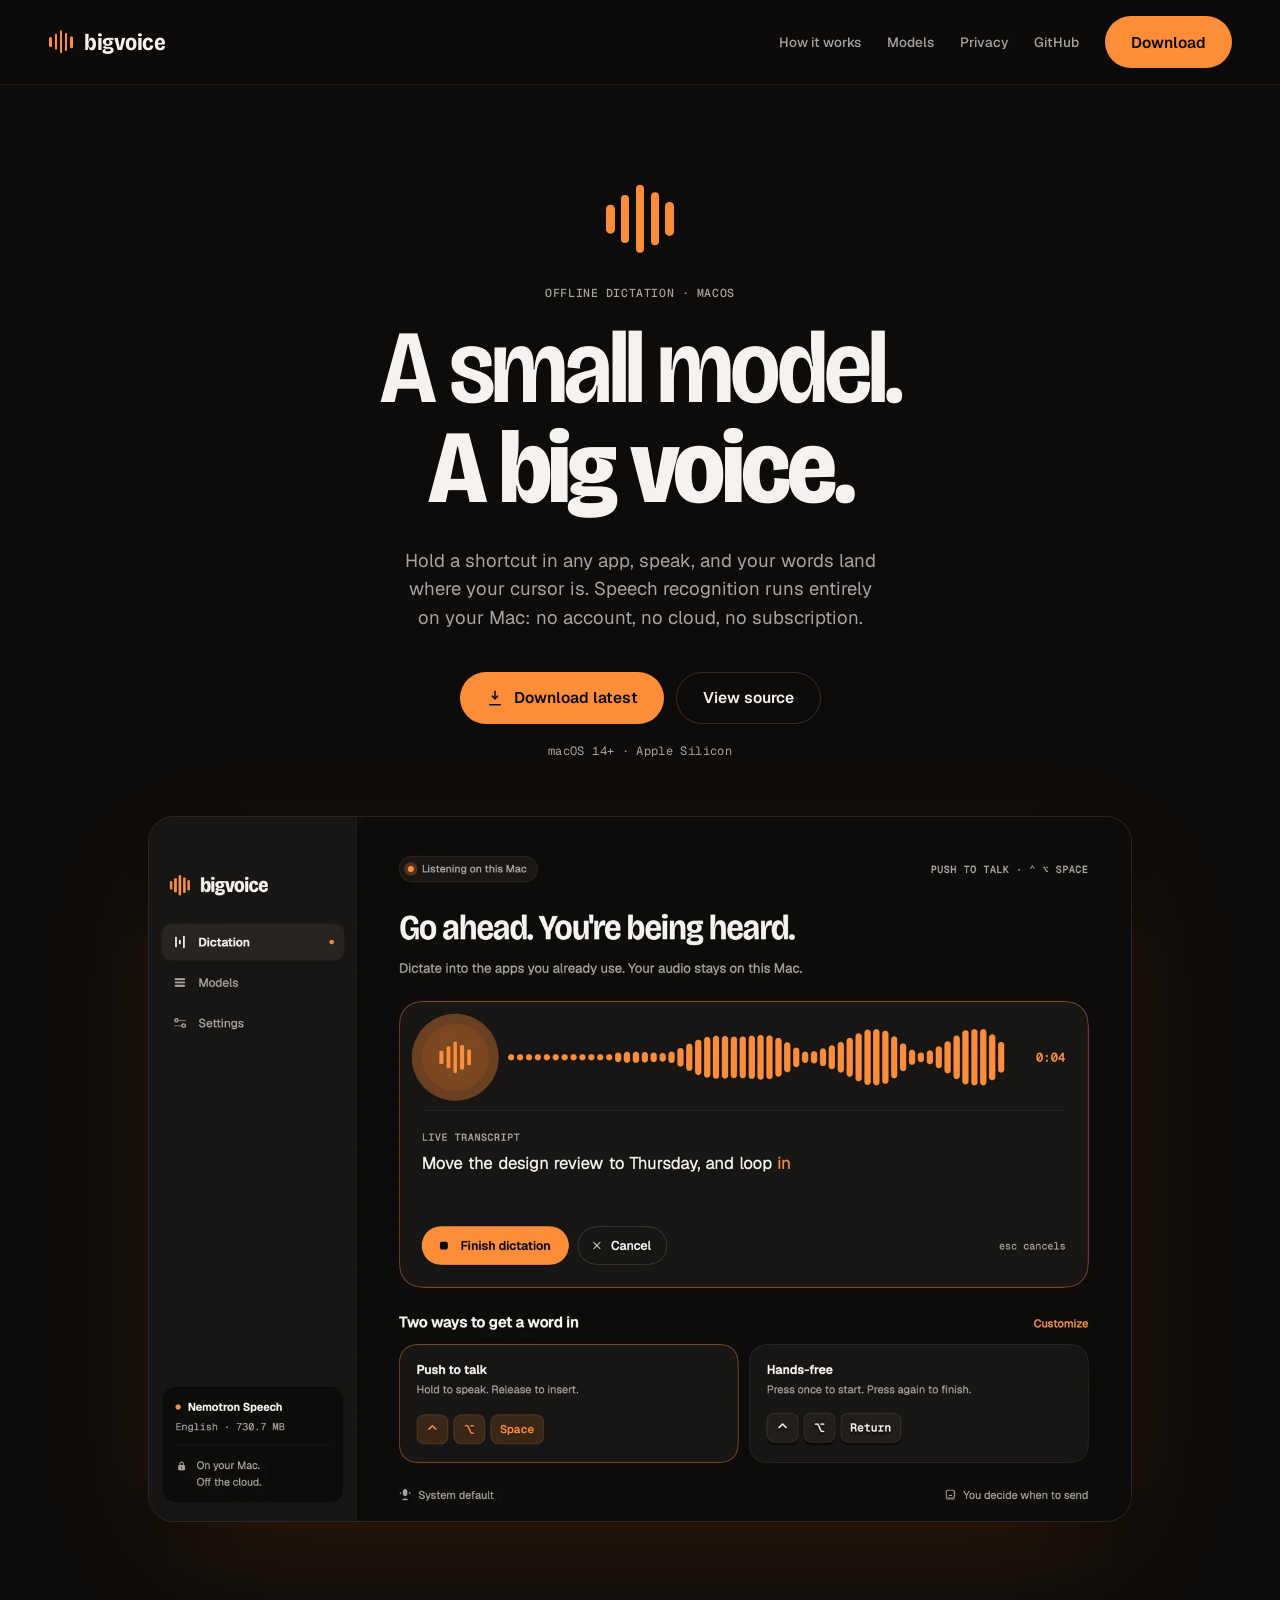
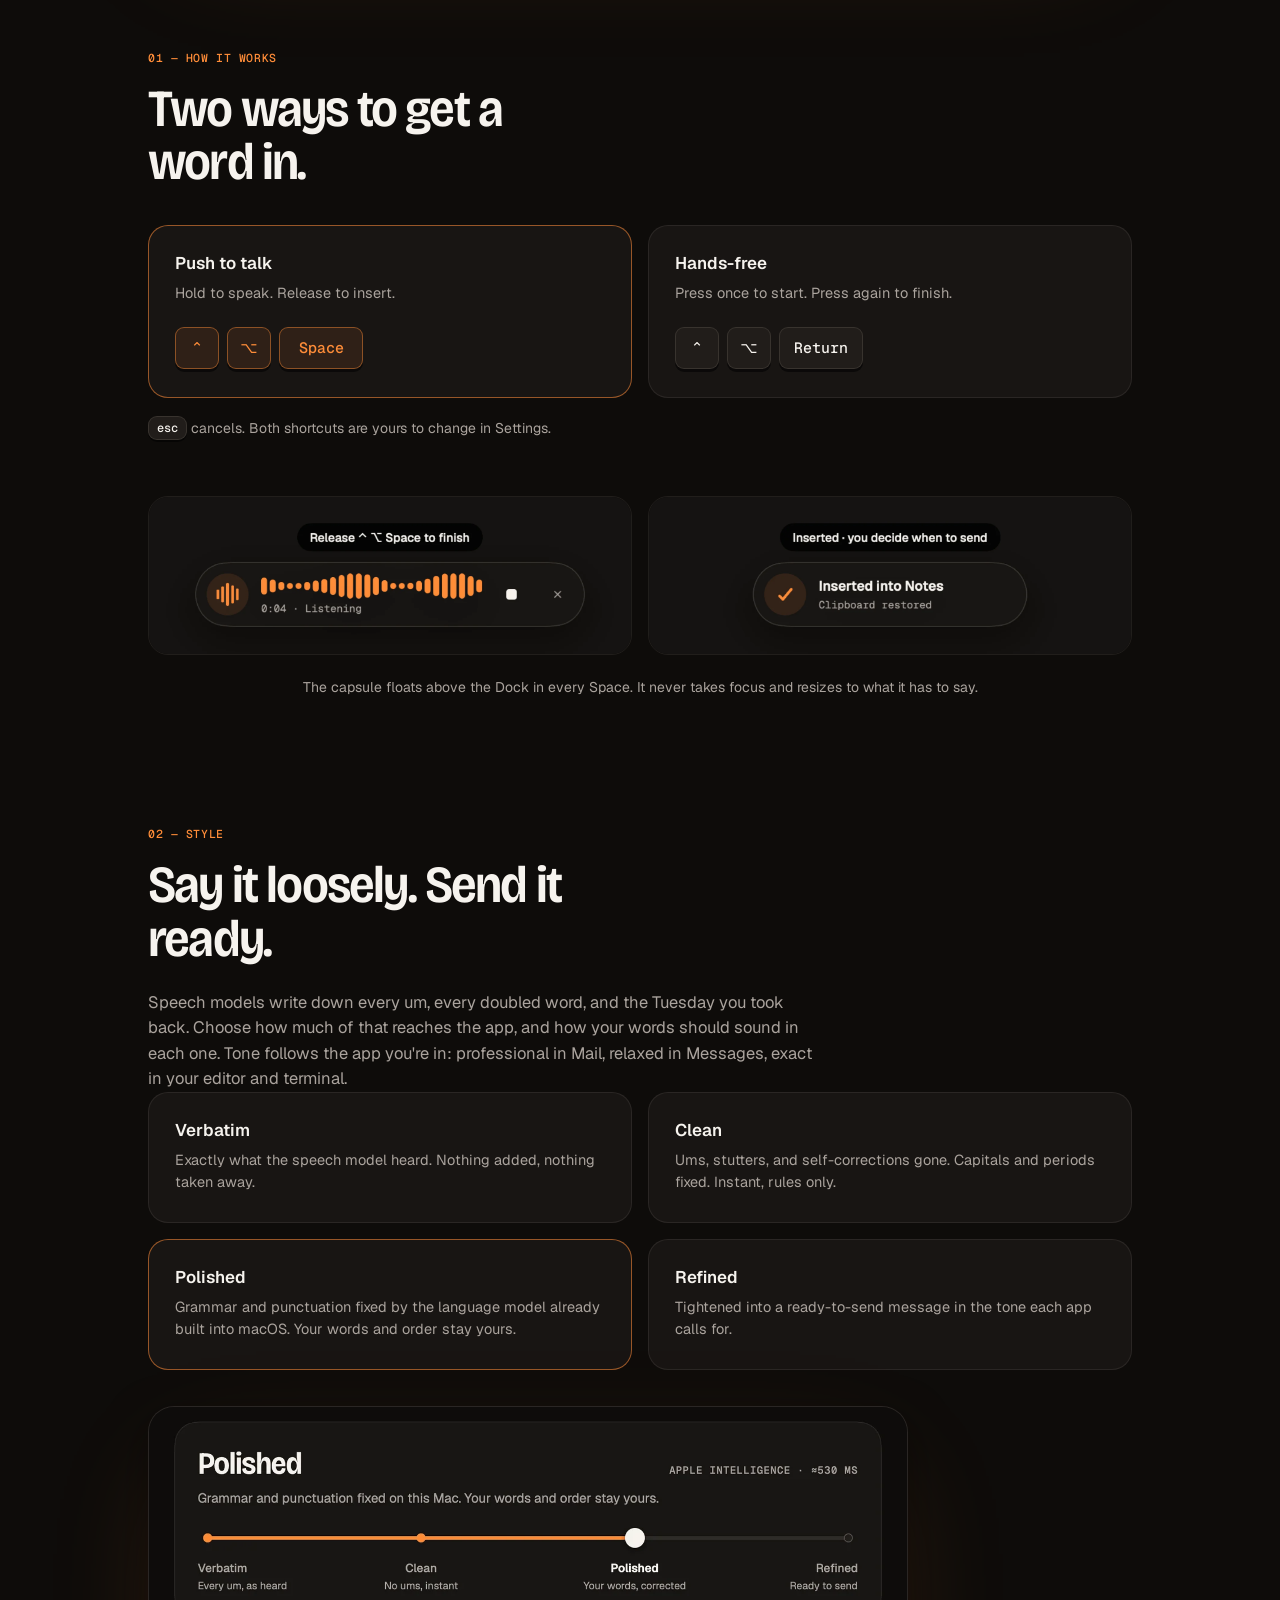
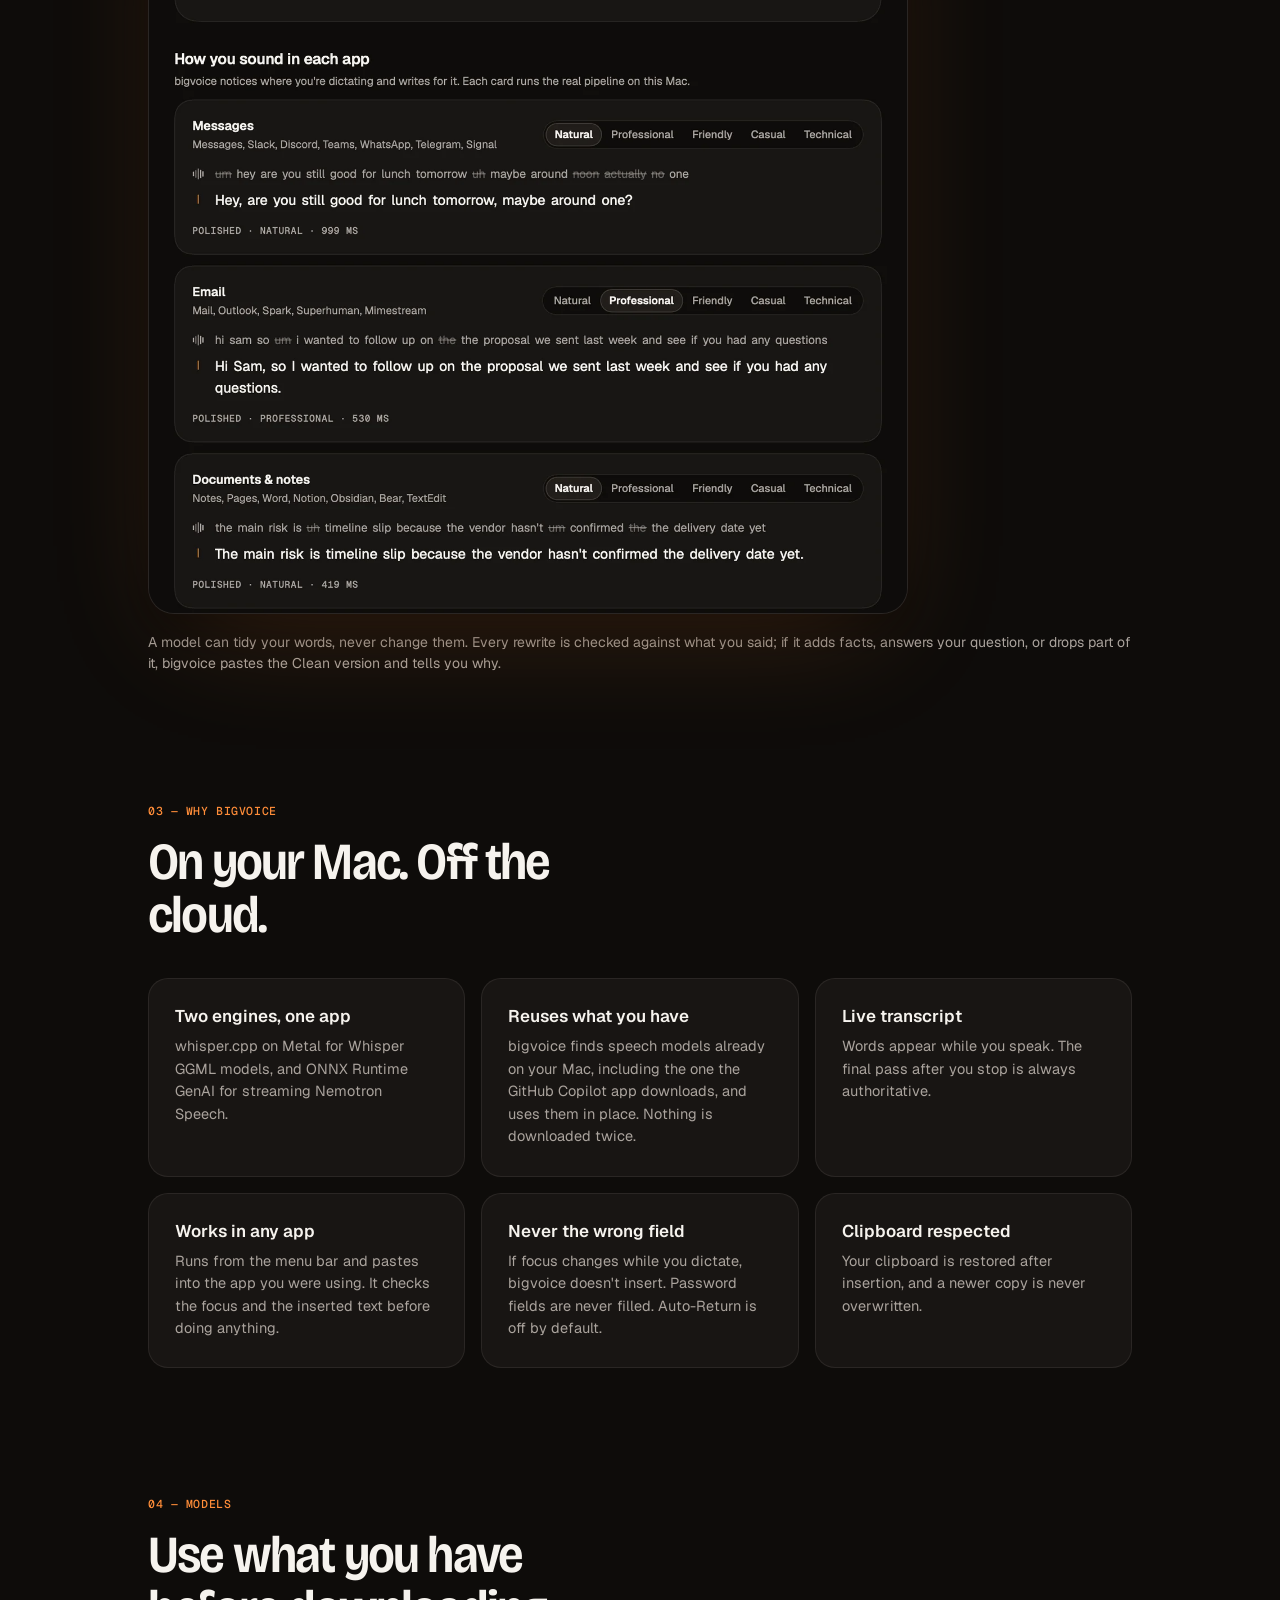
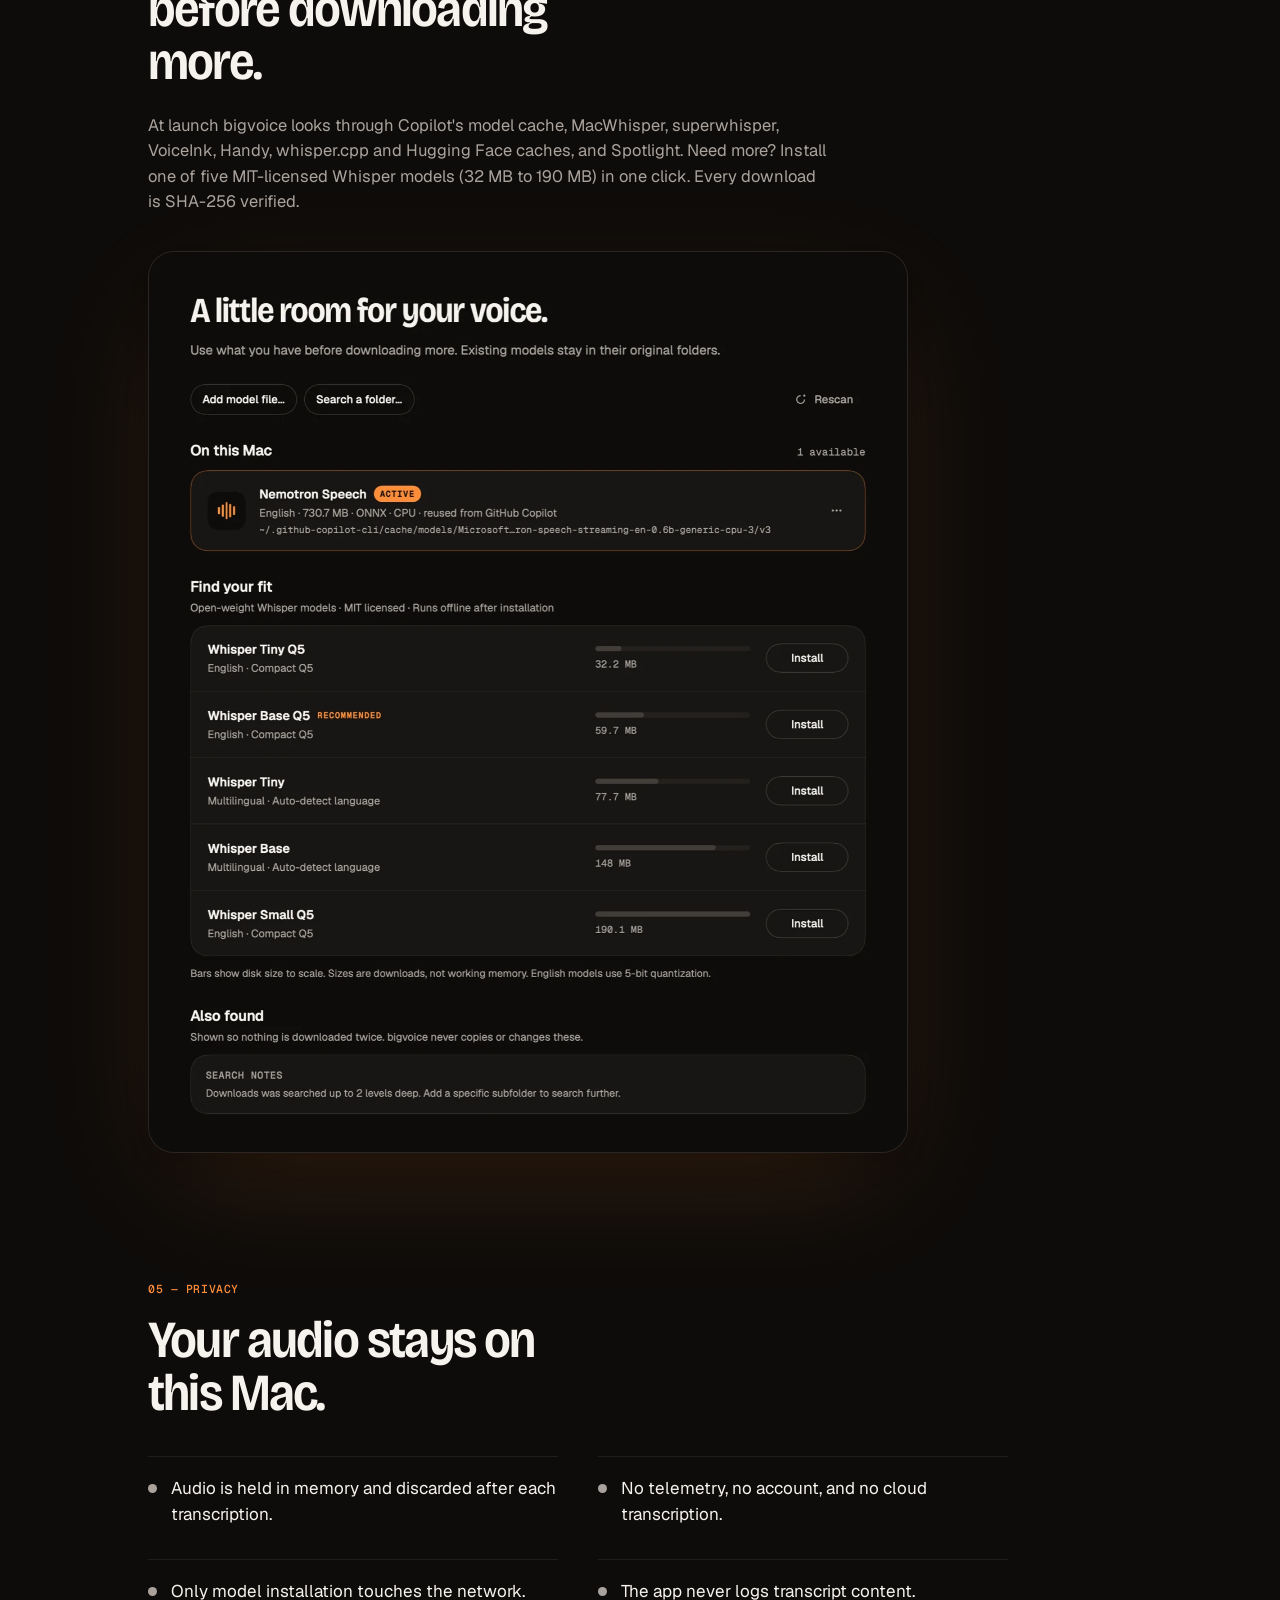
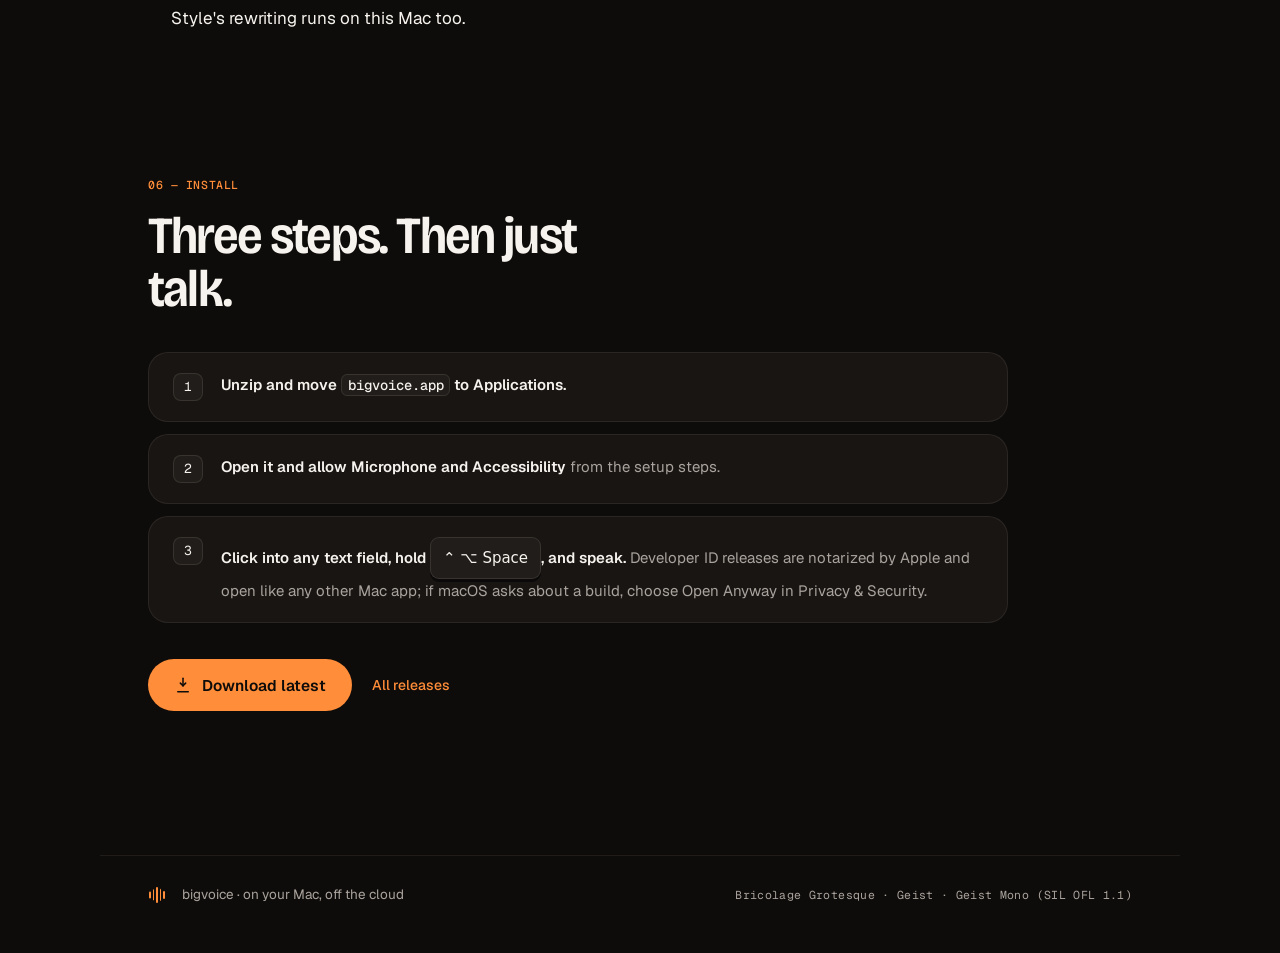
<file: docs/index.html>
<!doctype html>
<html lang="en">
<head>
<meta charset="utf-8">
<meta name="viewport" content="width=device-width, initial-scale=1">
<title>bigvoice · Offline dictation for macOS</title>
<meta name="description" content="A small model. A big voice. Native, offline dictation for macOS. Speech recognition runs entirely on your Mac: no account, no cloud, no subscription.">
<meta name="theme-color" content="#0E0C0A">
<meta property="og:title" content="bigvoice · A small model. A big voice.">
<meta property="og:description" content="Native, offline dictation for macOS. No account, no cloud, no subscription.">
<meta property="og:image" content="https://promptclickrun.github.io/bigvoice/img/dictation-listening.webp">
<meta property="og:type" content="website">
<link rel="icon" href="favicon.svg" type="image/svg+xml">
<link rel="preload" href="fonts/BricolageGrotesque-Variable.ttf" as="font" type="font/ttf" crossorigin>
<link rel="preload" href="fonts/Geist-Variable.ttf" as="font" type="font/ttf" crossorigin>
<link rel="stylesheet" href="style.css">
</head>
<body>
<header class="top">
  <a class="brand" href="./" aria-label="bigvoice home">
    <span class="mark mark--sm" aria-hidden="true"><i></i><i></i><i></i><i></i><i></i></span>
    <span class="wordmark">bigvoice</span>
  </a>
  <nav class="top-nav" aria-label="Page">
    <a href="#how">How it works</a>
    <a href="#models">Models</a>
    <a href="#privacy">Privacy</a>
    <a href="https://github.com/promptclickrun/bigvoice">GitHub</a>
    <a class="btn btn--primary btn--nav" data-download data-short href="https://github.com/promptclickrun/bigvoice/releases/latest">Download</a>
  </nav>
</header>

<main>
  <section class="hero">
    <div class="hero-mark mark mark--xl" data-mark aria-hidden="true"><i></i><i></i><i></i><i></i><i></i></div>
    <p class="eyebrow">Offline dictation · macOS</p>
    <h1>A small model.<br><span class="loud">A big voice.</span></h1>
    <p class="lede">Hold a shortcut in any app, speak, and your words land where your cursor is. Speech recognition runs entirely on your Mac: no account, no cloud, no subscription.</p>

    <div class="cta">
      <a class="btn btn--primary" id="download" href="https://github.com/promptclickrun/bigvoice/releases/latest" data-state="idle">
        <svg class="ico" viewBox="0 0 24 24" aria-hidden="true"><rect x="11" y="2" width="2" height="12" rx="1"/><rect x="11" y="7" width="2" height="7" rx="1" transform="rotate(45 12 13)"/><rect x="11" y="7" width="2" height="7" rx="1" transform="rotate(-45 12 13)"/><rect x="4" y="20" width="16" height="2" rx="1"/></svg>
        <span>Download latest</span>
      </a>
      <a class="btn btn--outline" href="https://github.com/promptclickrun/bigvoice">View source</a>
    </div>
    <p class="meta mono" id="release-meta">macOS 14+ · Apple Silicon</p>
  </section>

  <section class="shot">
    <picture>
      <img src="img/dictation-listening.webp" width="1600" height="1147" alt="The bigvoice window while listening: a live orange waveform, a 0:04 timer, and the live transcript with the newest word in orange.">
    </picture>
  </section>

  <section class="section" id="how">
    <p class="kicker mono">01 — How it works</p>
    <h2>Two ways to get a word in.</h2>
    <div class="cards two">
      <article class="card card--active">
        <h3>Push to talk</h3>
        <p>Hold to speak. Release to insert.</p>
        <div class="keys"><kbd class="on">⌃</kbd><kbd class="on">⌥</kbd><kbd class="on wide">Space</kbd></div>
      </article>
      <article class="card">
        <h3>Hands-free</h3>
        <p>Press once to start. Press again to finish.</p>
        <div class="keys"><kbd>⌃</kbd><kbd>⌥</kbd><kbd class="wide">Return</kbd></div>
      </article>
    </div>
    <p class="note"><kbd class="sm">esc</kbd> cancels. Both shortcuts are yours to change in Settings.</p>

    <figure class="capsules">
      <img src="img/capsule-listening.webp" width="1600" height="521" loading="lazy" alt="The floating capsule while listening, with live orange bars and a 0:04 timer.">
      <img src="img/capsule-done.webp" width="1600" height="521" loading="lazy" alt="The floating capsule after delivery, with a check mark.">
      <figcaption>The capsule floats above the Dock in every Space. It never takes focus and resizes to what it has to say.</figcaption>
    </figure>
  </section>

  <section class="section" id="style">
    <p class="kicker mono">02 — Style</p>
    <h2>Say it loosely. Send it ready.</h2>
    <p class="body">Speech models write down every um, every doubled word, and the Tuesday you took back. Choose how much of that reaches the app, and how your words should sound in each one. Tone follows the app you're in: professional in Mail, relaxed in Messages, exact in your editor and terminal.</p>
    <div class="cards two">
      <article class="card">
        <h3>Verbatim</h3>
        <p>Exactly what the speech model heard. Nothing added, nothing taken away.</p>
      </article>
      <article class="card">
        <h3>Clean</h3>
        <p>Ums, stutters, and self-corrections gone. Capitals and periods fixed. Instant, rules only.</p>
      </article>
      <article class="card card--active">
        <h3>Polished</h3>
        <p>Grammar and punctuation fixed by the language model already built into macOS. Your words and order stay yours.</p>
      </article>
      <article class="card">
        <h3>Refined</h3>
        <p>Tightened into a ready-to-send message in the tone each app calls for.</p>
      </article>
    </div>
    <div class="shot shot--inset">
      <img src="img/style.webp" width="1348" height="1433" loading="lazy" alt="The bigvoice Style page: a level control set to Polished, and cards for Messages, Email, and Documents showing what was heard, with fillers struck through, above the finished text in each app's tone.">
    </div>
    <p class="note">A model can tidy your words, never change them. Every rewrite is checked against what you said; if it adds facts, answers your question, or drops part of it, bigvoice pastes the Clean version and tells you why.</p>
  </section>

  <section class="section">
    <p class="kicker mono">03 — Why bigvoice</p>
    <h2>On your Mac. Off the cloud.</h2>
    <div class="cards three">
      <article class="card">
        <h3>Two engines, one app</h3>
        <p>whisper.cpp on Metal for Whisper GGML models, and ONNX Runtime GenAI for streaming Nemotron Speech.</p>
      </article>
      <article class="card">
        <h3>Reuses what you have</h3>
        <p>bigvoice finds speech models already on your Mac, including the one the GitHub Copilot app downloads, and uses them in place. Nothing is downloaded twice.</p>
      </article>
      <article class="card">
        <h3>Live transcript</h3>
        <p>Words appear while you speak. The final pass after you stop is always authoritative.</p>
      </article>
      <article class="card">
        <h3>Works in any app</h3>
        <p>Runs from the menu bar and pastes into the app you were using. It checks the focus and the inserted text before doing anything.</p>
      </article>
      <article class="card">
        <h3>Never the wrong field</h3>
        <p>If focus changes while you dictate, bigvoice doesn't insert. Password fields are never filled. Auto-Return is off by default.</p>
      </article>
      <article class="card">
        <h3>Clipboard respected</h3>
        <p>Your clipboard is restored after insertion, and a newer copy is never overwritten.</p>
      </article>
    </div>
  </section>

  <section class="section" id="models">
    <p class="kicker mono">04 — Models</p>
    <h2>Use what you have before downloading more.</h2>
    <p class="body">At launch bigvoice looks through Copilot's model cache, MacWhisper, superwhisper, VoiceInk, Handy, whisper.cpp and Hugging Face caches, and Spotlight. Need more? Install one of five MIT-licensed Whisper models (32 MB to 190 MB) in one click. Every download is SHA-256 verified.</p>
    <div class="shot shot--inset">
      <img src="img/models-full.webp" width="1348" height="1600" loading="lazy" alt="The bigvoice Models page: a model already on this Mac and a catalog of Whisper models with disk sizes drawn to scale.">
    </div>
  </section>

  <section class="section" id="privacy">
    <p class="kicker mono">05 — Privacy</p>
    <h2>Your audio stays on this Mac.</h2>
    <ul class="facts">
      <li><span class="dot" aria-hidden="true"></span>Audio is held in memory and discarded after each transcription.</li>
      <li><span class="dot" aria-hidden="true"></span>No telemetry, no account, and no cloud transcription.</li>
      <li><span class="dot" aria-hidden="true"></span>Only model installation touches the network. Style's rewriting runs on this Mac too.</li>
      <li><span class="dot" aria-hidden="true"></span>The app never logs transcript content.</li>
    </ul>
  </section>

  <section class="section install" id="install">
    <p class="kicker mono">06 — Install</p>
    <h2>Three steps. Then just talk.</h2>
    <ol class="steps">
      <li><span class="n mono">1</span><div><strong>Unzip and move <code>bigvoice.app</code> to Applications.</strong></div></li>
      <li><span class="n mono">2</span><div><strong>Open it and allow Microphone and Accessibility</strong> from the setup steps.</div></li>
      <li><span class="n mono">3</span><div><strong>Click into any text field, hold <kbd>⌃ ⌥ Space</kbd>, and speak.</strong> Developer ID releases are notarized by Apple and open like any other Mac app; if macOS asks about a build, choose Open Anyway in Privacy &amp; Security.</div></li>
    </ol>
    <div class="cta cta--center">
      <a class="btn btn--primary" data-download href="https://github.com/promptclickrun/bigvoice/releases/latest">
        <svg class="ico" viewBox="0 0 24 24" aria-hidden="true"><rect x="11" y="2" width="2" height="12" rx="1"/><rect x="11" y="7" width="2" height="7" rx="1" transform="rotate(45 12 13)"/><rect x="11" y="7" width="2" height="7" rx="1" transform="rotate(-45 12 13)"/><rect x="4" y="20" width="16" height="2" rx="1"/></svg>
        <span>Download latest</span>
      </a>
      <a class="link" href="https://github.com/promptclickrun/bigvoice/releases">All releases</a>
    </div>
  </section>
</main>

<footer class="foot">
  <span class="mark mark--xs" aria-hidden="true"><i></i><i></i><i></i><i></i><i></i></span>
  <span>bigvoice · on your Mac, off the cloud</span>
  <span class="mono dim">Bricolage Grotesque · Geist · Geist Mono (SIL OFL 1.1)</span>
</footer>

<script src="app.js" defer></script>
</body>
</html>
</file>
<file: docs/style.css>
/* bigvoice brand & interface system V2 — web rendition.
   Warm dark. One loud color: if something is orange, something is listening. */

@font-face { font-family: "Bricolage Grotesque"; src: url("fonts/BricolageGrotesque-Variable.ttf") format("truetype"); font-weight: 200 800; font-stretch: 75% 100%; font-display: swap; }
@font-face { font-family: "Geist"; src: url("fonts/Geist-Variable.ttf") format("truetype"); font-weight: 100 900; font-display: swap; }
@font-face { font-family: "Geist Mono"; src: url("fonts/GeistMono-Variable.ttf") format("truetype"); font-weight: 100 900; font-display: swap; }

:root {
  --ink: #0E0C0A;
  --char: #181513;
  --surface: #211D1A;
  --stone: #AAA39D;
  --paper: #F6F3EE;
  --signal: #FF8D39;
  --line-07: rgba(255, 240, 220, .07);
  --line-08: rgba(255, 240, 220, .08);
  --line-10: rgba(255, 240, 220, .10);
  --line-16: rgba(255, 240, 220, .16);
  --swell: cubic-bezier(.2, .8, .2, 1);
  --settle: cubic-bezier(.3, .7, .4, 1);
  --hush: cubic-bezier(.4, 0, 1, 1);
  --display: "Bricolage Grotesque", system-ui, sans-serif;
  --ui: "Geist", system-ui, sans-serif;
  --mono: "Geist Mono", ui-monospace, SFMono-Regular, Menlo, monospace;
  --max: 1080px;
}

* { box-sizing: border-box; }
html { background: var(--ink); color-scheme: dark; scroll-behavior: smooth; }
body { margin: 0; background: var(--ink); color: var(--paper); font: 400 16px/1.55 var(--ui); -webkit-font-smoothing: antialiased; }
a { color: var(--signal); text-decoration: none; transition: color .3s ease; }
a:hover { color: var(--paper); }
::selection { background: var(--signal); color: var(--ink); }
img { display: block; max-width: 100%; height: auto; }
code { font: 500 .92em var(--mono); background: var(--surface); border: 1px solid var(--line-10); border-radius: 6px; padding: .08em .4em; }
.mono { font-family: var(--mono); }
.dim { color: var(--stone); }
:focus-visible { outline: 2px solid var(--signal); outline-offset: 3px; border-radius: 8px; }

/* ---------- The mark: five rounded bars. bar .11 · gap .085 · dot .38 ---------- */
.mark { --s: 32px; position: relative; display: inline-block; width: var(--s); height: var(--s); flex: none; }
.mark i {
  position: absolute; top: 50%; background: var(--signal);
  width: calc(var(--s) * .11); border-radius: 999px;
  left: calc(var(--s) * (.055 + var(--n) * .195));
  height: calc(var(--s) * .9 * var(--p)); transform: translateY(-50%);
  transition: all .56s var(--swell); transition-delay: calc(var(--n) * 28ms);
}
.mark i:nth-child(1) { --n: 0; --p: .42; }
.mark i:nth-child(2) { --n: 1; --p: .7; }
.mark i:nth-child(3) { --n: 2; --p: 1; }
.mark i:nth-child(4) { --n: 3; --p: .78; }
.mark i:nth-child(5) { --n: 4; --p: .5; }
.mark--xs { --s: 18px; }
.mark--sm { --s: 26px; }
.mark--xl { --s: 76px; }

/* Idle is a closed dot; listening opens into the five-bar profile. */
.hero-mark i { left: calc(var(--s) * .31); width: calc(var(--s) * .38); height: calc(var(--s) * .38); opacity: 0; }
.hero-mark i:nth-child(3) { opacity: 1; }
.hero-mark.is-open i, .hero-mark.is-listening i { left: calc(var(--s) * (.055 + var(--n) * .195)); width: calc(var(--s) * .11); height: calc(var(--s) * .9 * var(--p)); opacity: 1; }
@keyframes level { 0%,100% { transform: translateY(-50%) scaleY(1); } 50% { transform: translateY(-50%) scaleY(.55); } }
.hero-mark.is-listening i { animation: level .9s var(--swell) infinite; animation-delay: calc(var(--n) * -170ms); }
.btn--nav { height: 36px; padding: 0 16px; font-size: 13.5px; }

/* ---------- Header ---------- */
.top { position: sticky; top: 0; z-index: 10; display: flex; align-items: center; justify-content: space-between; gap: 24px;
  padding: 16px clamp(20px, 5vw, 48px); background: rgba(14, 12, 10, .82); backdrop-filter: blur(14px); -webkit-backdrop-filter: blur(14px);
  border-bottom: 1px solid var(--line-07); }
.brand { display: flex; align-items: center; gap: 10px; color: var(--paper); }
.wordmark { font: 700 23px/1 var(--display); font-stretch: 88%; letter-spacing: -.02em; }
.top-nav { display: flex; align-items: center; gap: 26px; font: 500 13.5px var(--ui); }
.top-nav a:not(.btn) { color: var(--stone); }
.top-nav a:hover { color: var(--paper); }

/* ---------- Hero ---------- */
main { max-width: var(--max); margin: 0 auto; padding: 0 clamp(20px, 5vw, 48px); }
.hero { text-align: center; padding: clamp(48px, 8vw, 96px) 0 56px; display: flex; flex-direction: column; align-items: center; }
.hero-mark { margin-bottom: 28px; }
.eyebrow, .kicker { font: 500 11.5px var(--mono); letter-spacing: .05em; text-transform: uppercase; color: var(--stone); margin: 0 0 18px; }
.kicker { color: var(--signal); }
h1 { font-family: var(--display); font-weight: 620; font-stretch: 90%; font-size: clamp(48px, 9vw, 104px); line-height: .96; letter-spacing: -.035em; margin: 0; }
h1 .loud { font-weight: 800; }
.lede { max-width: 34em; text-wrap: balance; margin: 28px auto 0; color: var(--stone); font-size: clamp(16px, 1.8vw, 18.5px); }

.cta { display: flex; gap: 12px; flex-wrap: wrap; justify-content: center; align-items: center; margin-top: 40px; }
.btn { display: inline-flex; align-items: center; gap: 10px; height: 52px; padding: 0 26px; border-radius: 999px;
  font: 600 15.5px var(--ui); transition: transform .18s var(--hush), background .3s ease, color .3s ease, border-color .3s ease; }
.btn:active { transform: scale(.97); }
.btn--primary { background: var(--signal); color: var(--ink); }
.btn--primary:hover { color: var(--ink); background: #ff9b52; }
.btn--outline { border: 1px solid var(--line-16); color: var(--paper); }
.btn--outline:hover { background: rgba(255, 240, 220, .06); color: var(--paper); }
.ico { width: 18px; height: 18px; fill: currentColor; }
.ico rect { transition: transform .5s var(--swell); }
.btn--primary:hover .ico rect:not(:last-child) { transform: translateY(3px); }
.btn--primary:hover .ico rect:nth-child(2) { transform: translateY(3px) rotate(45deg); transform-origin: 12px 13px; }
.btn--primary:hover .ico rect:nth-child(3) { transform: translateY(3px) rotate(-45deg); transform-origin: 12px 13px; }
.meta { margin: 18px 0 0; font-size: 12px; color: var(--stone); letter-spacing: .03em; }
.link { font: 500 14px var(--ui); padding: 0 8px; }

/* ---------- Screens ---------- */
.shot { border-radius: 26px; overflow: hidden; border: 1px solid var(--line-08); background: var(--char);
  box-shadow: 0 40px 120px -30px rgba(255, 141, 57, .18), 0 14px 40px rgba(0, 0, 0, .5); }
.shot--inset { margin-top: 36px; max-width: 760px; }

/* ---------- Sections ---------- */
.section { padding: clamp(80px, 11vw, 128px) 0 0; }
h2 { font-family: var(--display); font-weight: 620; font-stretch: 90%; font-size: clamp(32px, 5vw, 52px); line-height: 1.02; letter-spacing: -.035em; margin: 0 0 36px; max-width: 16ch; }
h3 { font: 600 17px/1.3 var(--ui); margin: 0 0 8px; }
.body { color: var(--stone); max-width: 680px; font-size: 16.5px; margin: -12px 0 0; }

.cards { display: grid; gap: 16px; }
.cards.two { grid-template-columns: repeat(2, 1fr); }
.cards.three { grid-template-columns: repeat(3, 1fr); }
.card { background: var(--char); border: 1px solid var(--line-08); border-radius: 20px; padding: 26px 26px 28px;
  transition: border-color .34s var(--settle), transform .34s var(--settle); }
.card p { margin: 0; color: var(--stone); font-size: 14.5px; }
.card:hover { border-color: var(--line-16); }
.card--active { border-color: rgba(255, 141, 57, .55); }

.keys { display: flex; gap: 8px; margin-top: 22px; }
kbd { display: inline-grid; place-items: center; min-width: 44px; height: 42px; padding: 0 12px; border-radius: 9px;
  font: 500 15px var(--mono); color: var(--paper); background: var(--surface); border: 1px solid var(--line-10);
  box-shadow: 0 3px 0 rgba(0, 0, 0, .55); font-family: system-ui, var(--mono); }
kbd.wide { font-family: var(--mono); min-width: 84px; }
kbd.on { color: var(--signal); border-color: rgba(255, 141, 57, .45); background: rgba(255, 141, 57, .1); }
kbd.sm { min-width: 0; height: 24px; padding: 0 8px; font: 500 12px var(--mono); box-shadow: 0 2px 0 rgba(0,0,0,.55); vertical-align: 1px; }
.note { color: var(--stone); font-size: 14px; margin: 18px 0 0; }

.capsules { margin: 56px 0 0; display: grid; grid-template-columns: 1fr 1fr; gap: 16px; }
.capsules img { border-radius: 20px; border: 1px solid var(--line-08); }
.capsules figcaption { grid-column: 1 / -1; color: var(--stone); font-size: 14px; text-align: center; margin-top: 6px; }

.facts { list-style: none; padding: 0; margin: 0; display: grid; grid-template-columns: 1fr 1fr; gap: 14px 40px; max-width: 860px; }
.facts li { display: flex; gap: 14px; align-items: baseline; font-size: 17px; padding: 18px 0; border-top: 1px solid var(--line-07); }
.facts .dot { width: 9px; height: 9px; border-radius: 50%; background: var(--stone); flex: none; transform: translateY(-1px); }

.steps { list-style: none; padding: 0; margin: 0; display: grid; gap: 12px; max-width: 860px; }
.steps li { display: flex; gap: 18px; align-items: flex-start; background: var(--char); border: 1px solid var(--line-08); border-radius: 20px; padding: 20px 24px; color: var(--stone); font-size: 15px; }
.steps strong { color: var(--paper); font-weight: 600; }
.steps em { font-style: normal; color: var(--paper); }
.steps .n { flex: none; width: 30px; height: 28px; display: grid; place-items: center; border-radius: 8px; background: var(--surface); border: 1px solid var(--line-10); color: var(--paper); font-size: 13px; }
.cta--center { justify-content: flex-start; margin-top: 36px; }

.foot { max-width: var(--max); margin: clamp(96px, 12vw, 144px) auto 0; padding: 28px clamp(20px, 5vw, 48px) 48px; border-top: 1px solid var(--line-07);
  display: flex; flex-wrap: wrap; align-items: center; gap: 12px 16px; color: var(--stone); font-size: 13.5px; }
.foot .mono { margin-left: auto; font-size: 11.5px; letter-spacing: .03em; }

/* ---------- Page arrival: Settle, opacity + 14px rise ---------- */
@keyframes settle { from { opacity: 0; transform: translateY(14px); } to { opacity: 1; transform: none; } }
.hero > *, .shot { animation: settle .34s var(--settle) both; }
.hero > :nth-child(2) { animation-delay: .04s; } .hero > :nth-child(3) { animation-delay: .08s; }
.hero > :nth-child(4) { animation-delay: .12s; } .hero > :nth-child(5) { animation-delay: .16s; }
.hero > :nth-child(6), .shot { animation-delay: .2s; }

@media (max-width: 860px) {
  .cards.three { grid-template-columns: 1fr 1fr; }
  .top-nav a:not(.btn) { display: none; }
}
@media (max-width: 600px) {
  .cards.two, .cards.three, .capsules, .facts { grid-template-columns: 1fr; }
  .shot { border-radius: 18px; }
  .foot .mono { margin-left: 0; }
}
@media (prefers-reduced-motion: reduce) {
  *, *::before, *::after { animation-duration: .15s !important; animation-delay: 0s !important; transition-duration: .15s !important; transition-delay: 0s !important; }
  html { scroll-behavior: auto; }
}
</file>
